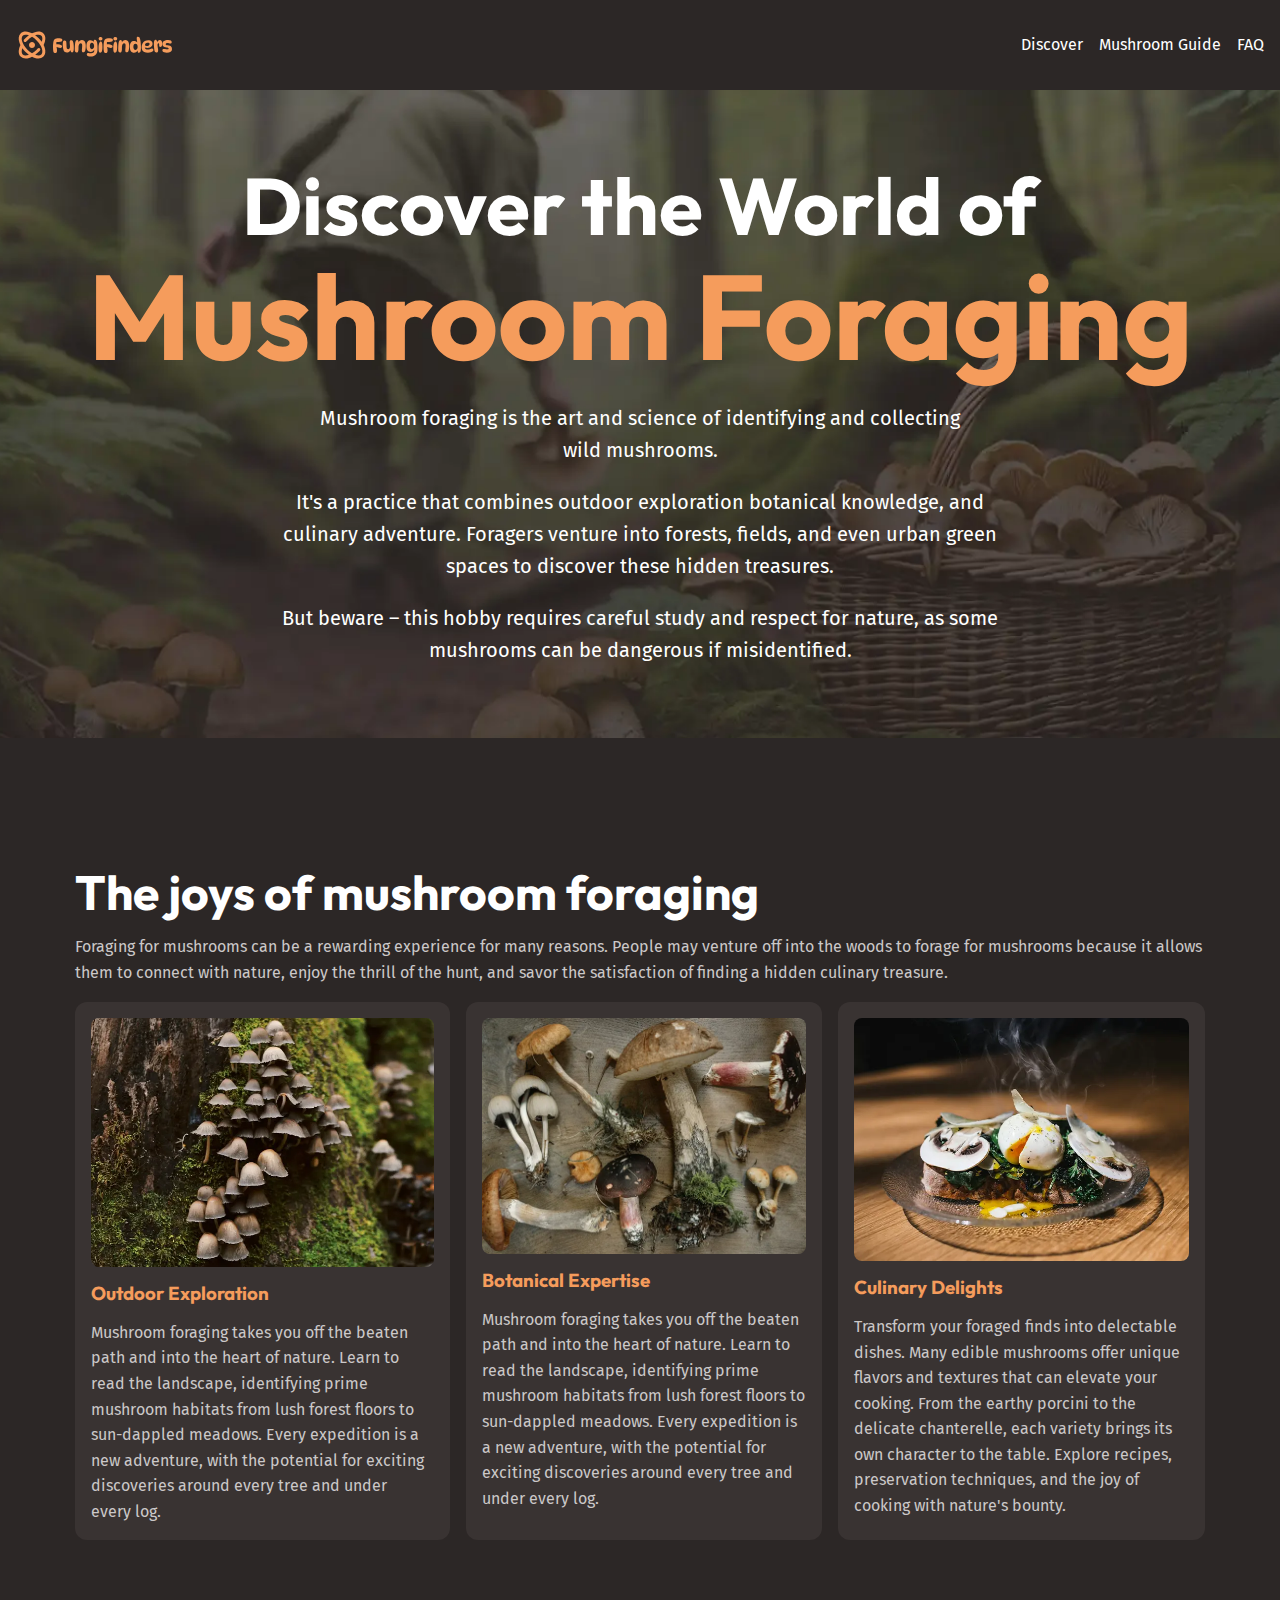
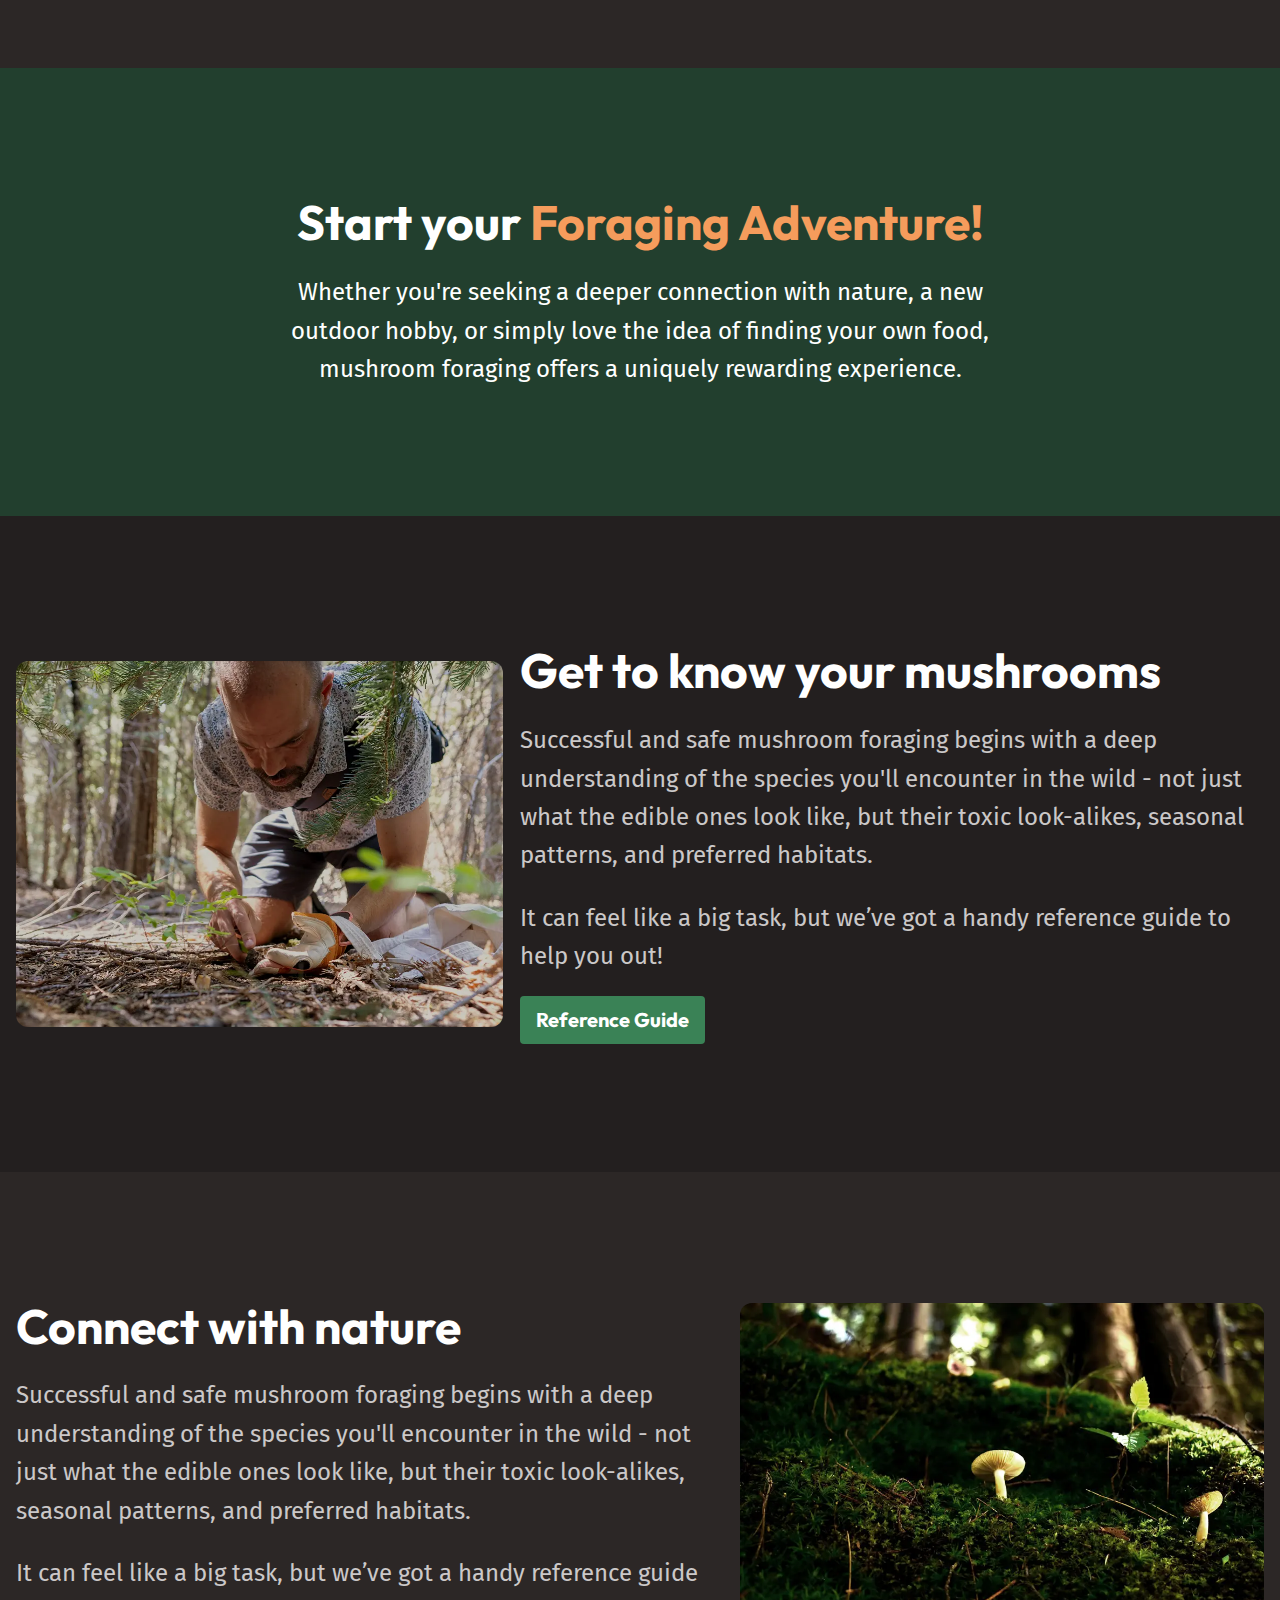
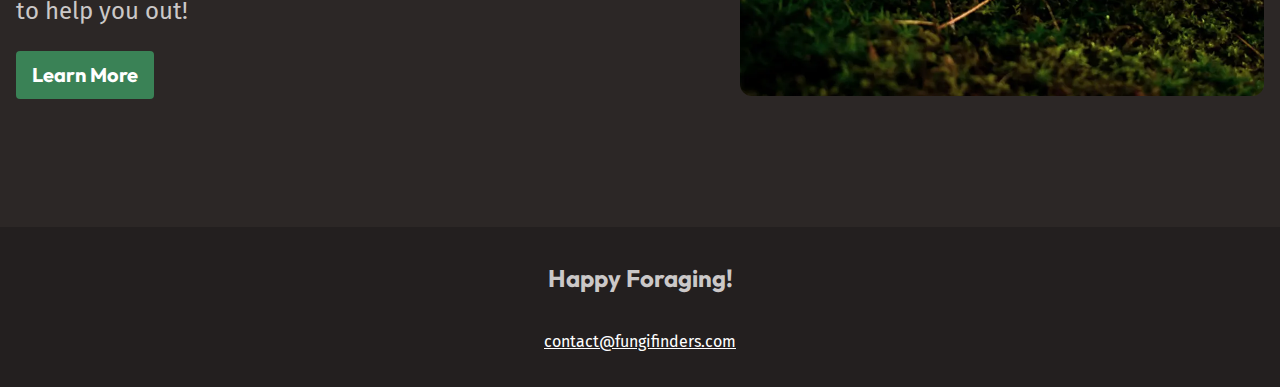
<file: index.html>
<html>
    <head>
        <meta charset="utf-8">
        <meta http-equiv="X-UA-Compatible" content="IE=edge">
        <title></title>
        <meta name="description" content="">
        <meta name="viewport" content="width=device-width, initial-scale=1">
        <link rel="stylesheet" href="style.css">
        <link rel="preconnect" href="https://fonts.googleapis.com" />
        <script src="javascript.js" defer></script>
<link rel="preconnect" href="https://fonts.gstatic.com" crossorigin />
<link
  href="https://fonts.googleapis.com/css2?family=Fira+Sans:wght@400;700&family=Outfit:wght@100..900&display=swap"
  rel="stylesheet"
/>
    </head>
    <body>
      <header class="site-header">
              <!---site header-->
        <div class="wrapper wrapper--wide">
          <div class="site-header-inner">
        <img src="assets/fungi-finders.svg" alt="fungi-finders">
        <button  aria-controls="primary-nav" aria-expanded="false">
          <span class="visually-hidden">menu</span>
          <img src="assets/hamburger.svg" alt="">
        </button>
        <nav id="primary-nav" class="primary-navigation">
            
            <ul class="nav-links">
                <li class="nav-link"><a href="index.html">Discover</a></li>
                <li class="nav-link"><a href="mushroom-guide.html">Mushroom Guide</a></li>
                <li class="nav-link"><a href="mushroom-guide.html#faq">FAQ</a></li>
            </ul>
        </nav>
        </div>
      </div>

      </header>
      <main>

        
      <section class="hero section section--compact flow ">
        <div class="wrapper">

          <h1 class="hero-title">Discover the World of <span>Mushroom Foraging </span></h1>
        </div>
        <div class="wrapper wrapper--narrow flow">
        <p>Mushroom foraging is the art and science of identifying and collecting wild mushrooms. 
        </p>
        <p>It's a practice that combines outdoor exploration botanical knowledge, and culinary adventure. Foragers venture into forests, fields, and even urban green spaces to discover these hidden treasures.      
        </p>
        <p>But beware – this hobby requires careful study and respect for nature, as some mushrooms can be dangerous if misidentified. 
        </p>
        </div>
        </div>
      

      </section>

      
      <section class="section">

        <div class="wrapper flow">
          <div class="flow">
          <h2 class="section-title">The joys of mushroom foraging</h2>
          <p>Foraging for mushrooms can be a rewarding experience for many reasons. People may venture off into the woods to forage for mushrooms because it allows them to connect with nature, enjoy the thrill of the hunt, and savor the satisfaction of finding a hidden culinary treasure. </p>
          </div>
          <!-- three columns -->
          <div class="equal-columns">
              <div class="card ">
                  <img src="assets/outdoor-exploration.webp" alt="">
                  <h3 class="card-title">Outdoor Exploration</h3>
                  <p>Mushroom foraging takes you off the beaten path and into the heart of nature. Learn to read the landscape, identifying prime mushroom habitats from lush forest floors to sun-dappled meadows. Every expedition is a new adventure, with the potential for exciting discoveries around every tree and under every log. </p>
              </div>
              <div class="card ">
                  <img src="assets/botanical-expertise.webp" alt="">
                  <h3   class="card-title">Botanical Expertise</h3>
                  <p>Mushroom foraging takes you off the beaten path and into the heart of nature. Learn to read the landscape, identifying prime mushroom habitats from lush forest floors to sun-dappled meadows. Every expedition is a new adventure, with the potential for exciting discoveries around every tree and under every log. </p>
              </div>
              <div class="card">
                  <img src="assets/culinary-delight.webp" alt="">
                  <h3  class="card-title">Culinary Delights</h3>
                  <p>Transform your foraged finds into delectable dishes. Many edible mushrooms offer unique flavors and textures that can elevate your cooking. From the earthy porcini to the delicate chanterelle, each variety brings its own character to the table. Explore recipes, preservation techniques, and the joy of cooking with nature's bounty. </p>
              </div>
          </div>

        </div>
       
      </section>  

      <section class="section background-accent ">
        <div class="wrapper wrapper--narrow flow font-size-lg text-high-contrast text-center">
          <h2 class="section-title">
            Start your 
            <span class="text-brand">Foraging Adventure!</span>
          </h2>
        <p>Whether you're seeking a deeper connection with nature, a new outdoor hobby, or simply love the idea of finding your own food, mushroom foraging offers a uniquely rewarding experience. </p>

        </div>
      </section>
      
      <section class="section background-extra-dark">
        <div class="wrapper wrapper--wide">
          <div class="equal-columns " data-alignment="center">
            <div>
              <img src="assets/get-to-know.webp" alt="">
            </div>
            <div class="flow font-size-lg">
              <h2 class="section-title">Get to know your mushrooms</h2>
              <p>Successful and safe mushroom foraging begins with a deep understanding of the species you'll encounter in the wild - not just what the edible ones look like, but their toxic look-alikes, seasonal patterns, and preferred habitats.</p>
              <p>It can feel like a big task, but we’ve got a handy reference guide to help you out!</p> 
              <a href="#" class="button">
                Reference Guide
                <span class="visually-hidden">
                  about mushrooms with our helpful reference guide.
                </span>
              </a>
            </div>
          </div>
        </div>
      </section>
      


      <section class="section">
        <div class="wrapper wrapper--wide">
          <div class="equal-columns " data-alignment="center">
            <div class="flow font-size-lg">
        <h2 class="section-title">Connect with nature</h2>
        <p> Successful and safe mushroom foraging begins with a deep understanding of the species you'll encounter in the wild - not just what the edible ones look like, but their toxic look-alikes, seasonal patterns, and preferred habitats.
          </p>
          <p>It can feel like a big task, but we’ve got a handy reference guide to help you out!</p> 
          <a href="#" class="button">
            Learn More
            <span class="visually-hidden">
              about mushrooms with our helpful reference guide.
            </span>
            </a>
          </div>
          <div class="flow">
            <img src="assets/nature.webp" alt="">
        </div>
      </div>
      </div>
      </section>

      <footer class="background-extra-dark">
        <div class="wrapper site-footer">
        <p class="site-footer-title">Happy Foraging!</p>
        <a href="mailto:contact@fungifinders.com" class="email-link">contact@fungifinders.com</a>
      </div>
      </footer>

        </main>
        <script src="" async defer></script>
    </body>
</html>
</file>
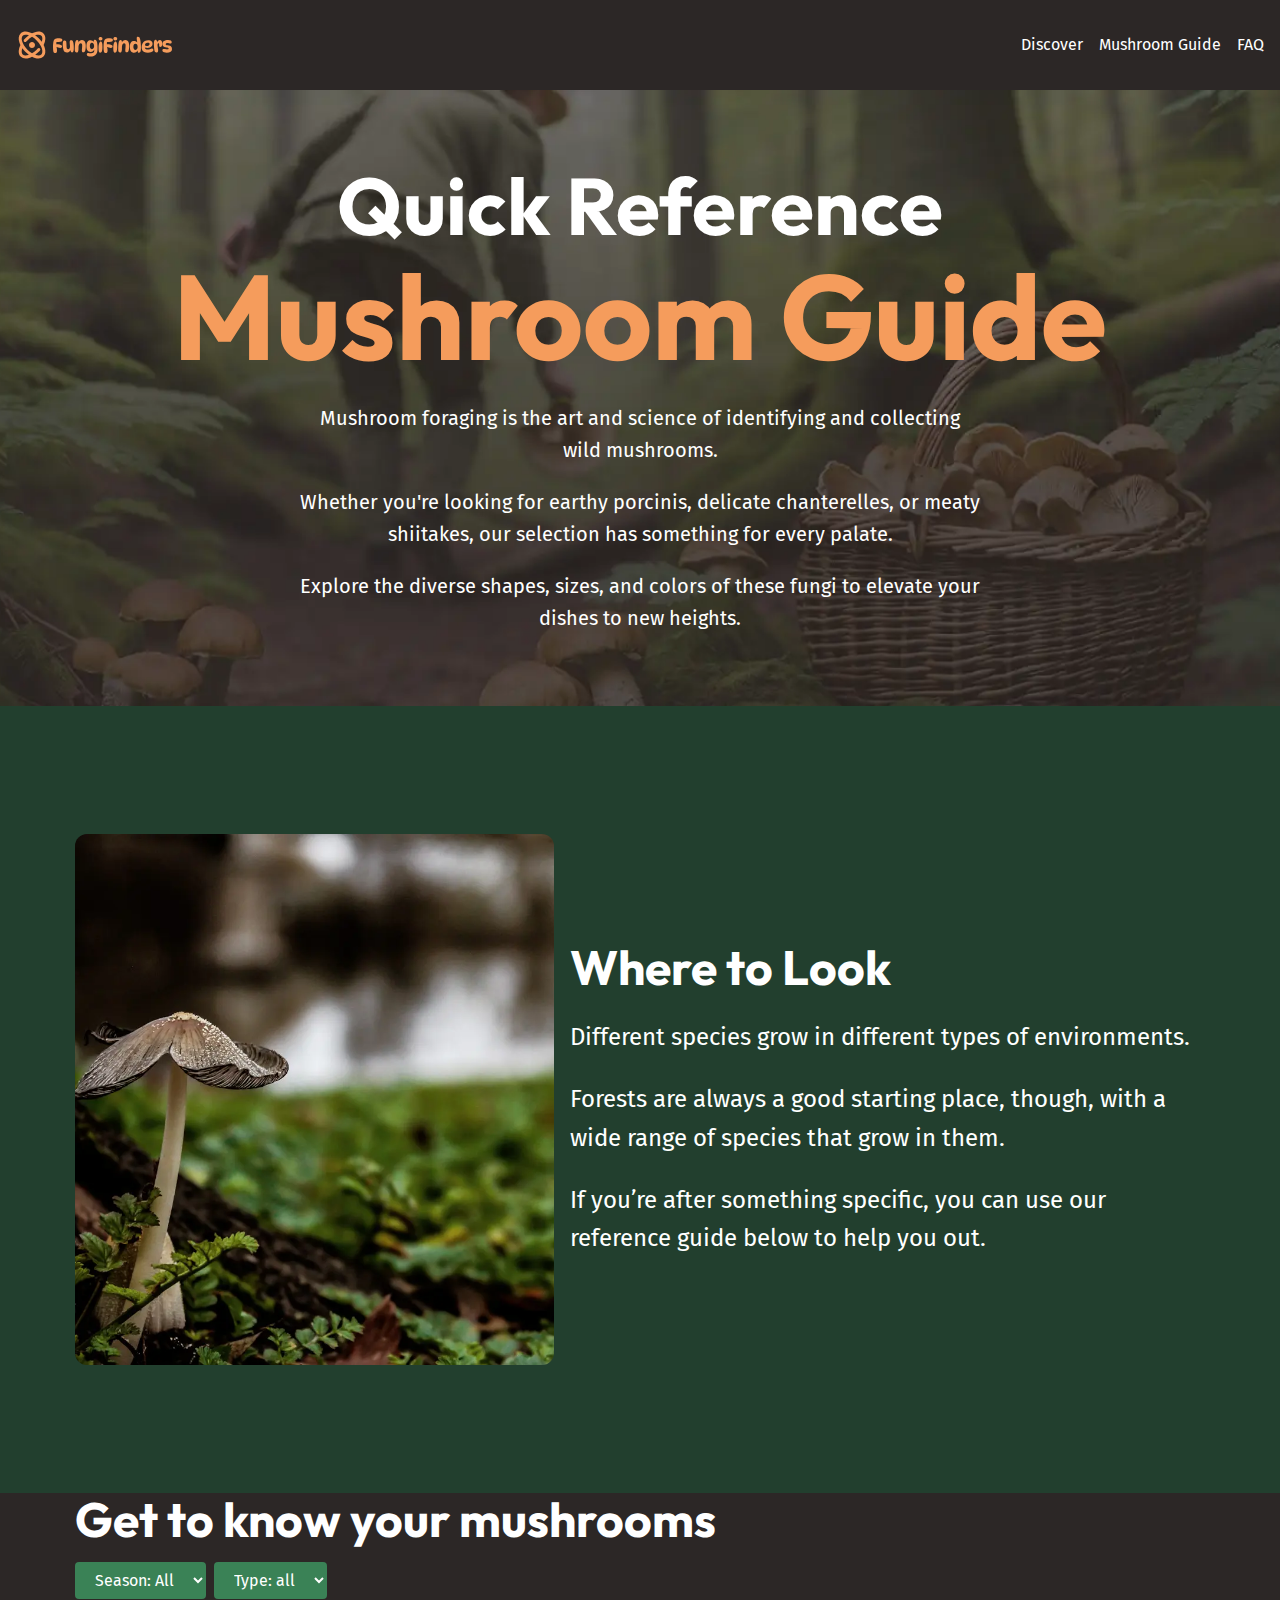
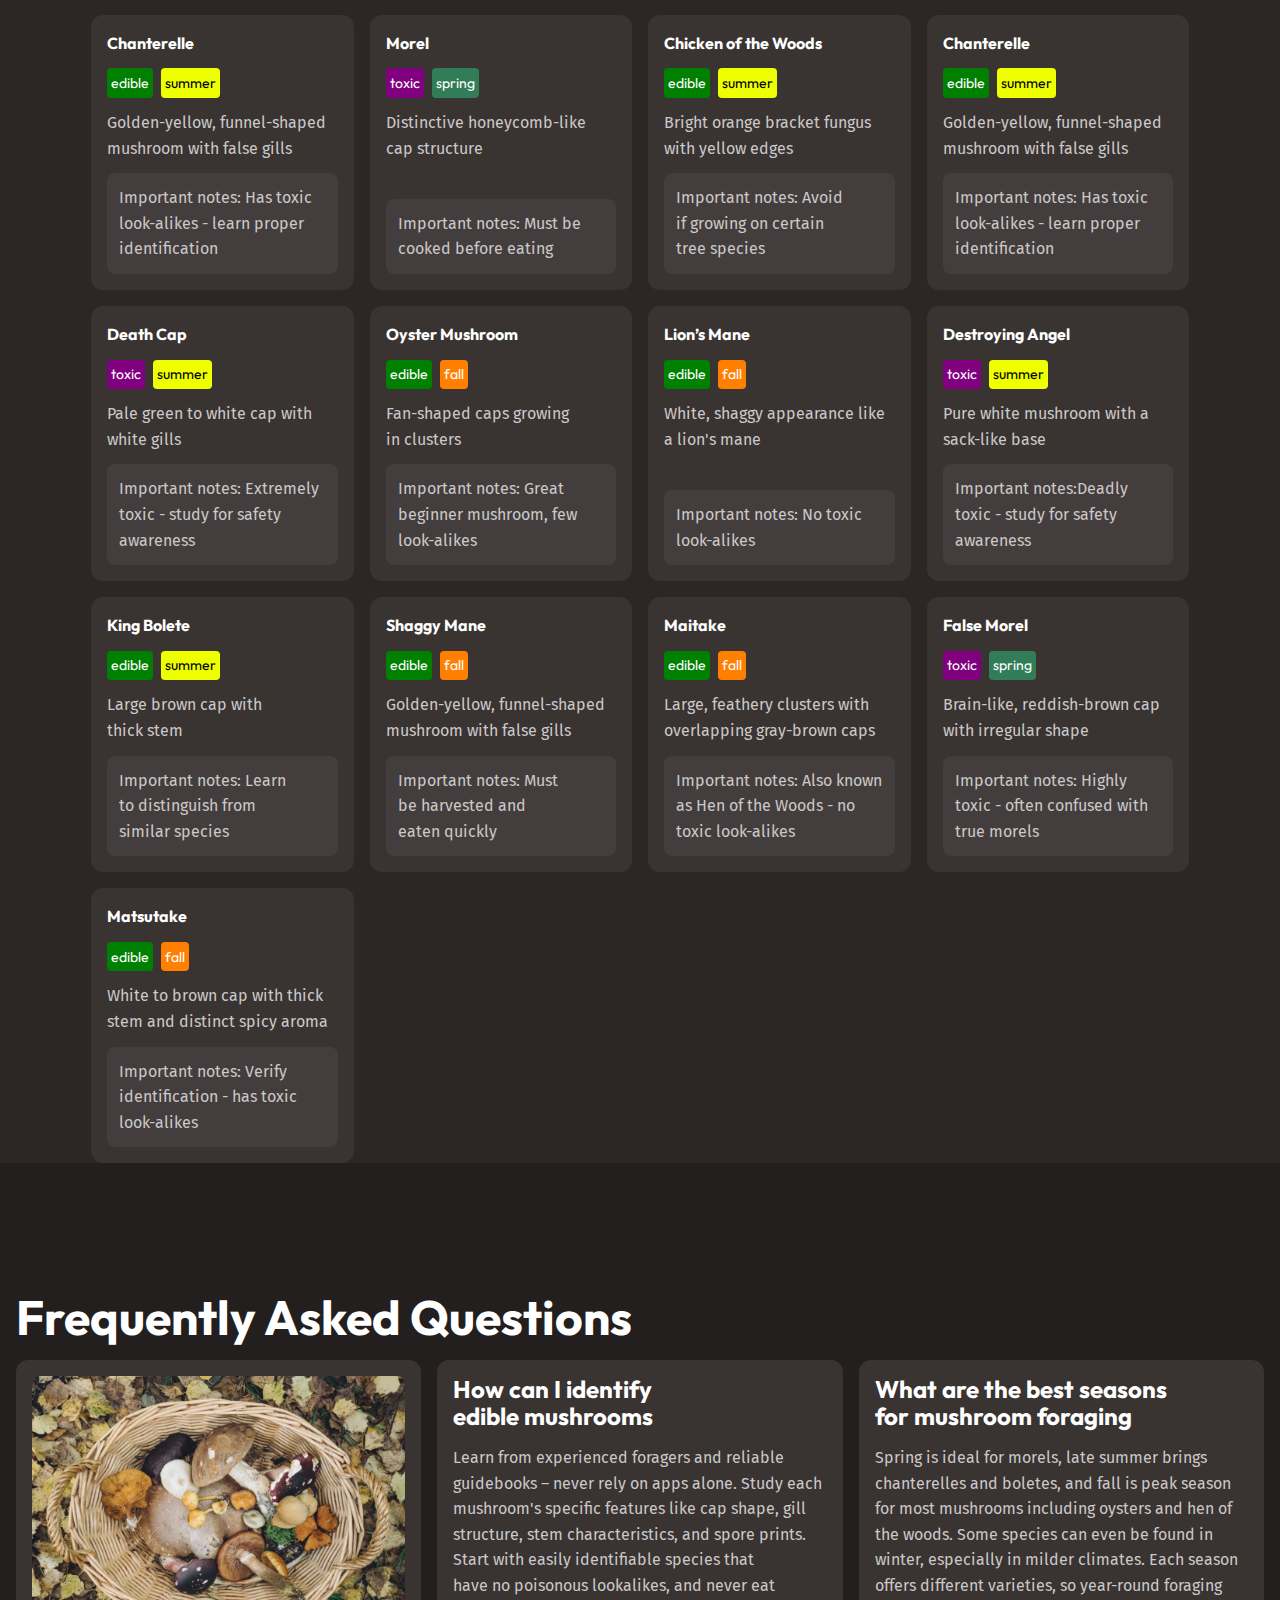
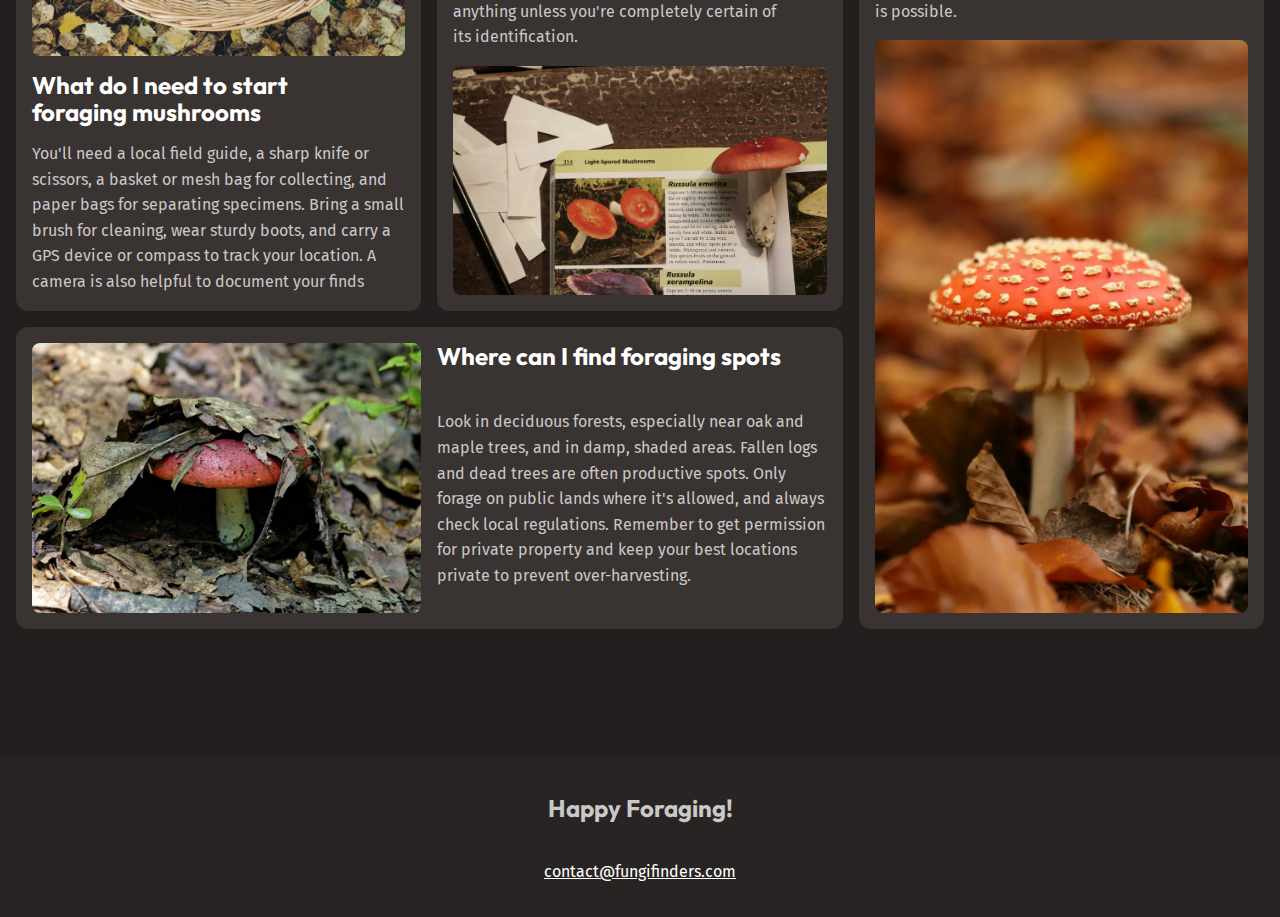
<file: mushroom-guide.html>
<html>
    <head>
        <meta charset="utf-8">
        <meta http-equiv="X-UA-Compatible" content="IE=edge">
        <title></title>
        <meta name="description" content="">
        <meta name="viewport" content="width=device-width, initial-scale=1">
        <link rel="stylesheet" href="style.css">
        <link rel="preconnect" href="https://fonts.googleapis.com" />
        <script src="javascript.js" defer></script>
<link rel="preconnect" href="https://fonts.gstatic.com" crossorigin />
<link
  href="https://fonts.googleapis.com/css2?family=Fira+Sans:wght@400;700&family=Outfit:wght@100..900&display=swap"
  rel="stylesheet"
/>
    </head>
    <body>
      <header class="site-header">
              <!---site header-->
        <div class="wrapper wrapper--wide">
          <div class="site-header-inner">
        <img src="assets/fungi-finders.svg" alt="fungi-finders">
        <button  aria-controls="primary-nav" aria-expanded="false">
          <span class="visually-hidden">menu</span>
          <img src="assets/hamburger.svg" alt="">
        </button>
        <nav id="primary-nav" class="primary-navigation">
            
            <ul class="nav-links">
                <li class="nav-link"><a href="/">Discover</a></li>
                <li class="nav-link"><a href="">Mushroom Guide</a></li>
                <li class="nav-link"><a href="#faq">FAQ</a></li>
            </ul>
        </nav>
        </div>
      </div>

      </header>
      <main>

        
      <section class="hero section section--compact flow ">
        <div class="wrapper">

          <h1 class="hero-title">Quick Reference <span>Mushroom Guide</span></h1>
        </div>
        <div class="wrapper wrapper--narrow flow">
        <p>Mushroom foraging is the art and science of identifying and collecting wild mushrooms.  
        </p>
        <p>Whether you're looking for earthy porcinis, delicate chanterelles, or meaty shiitakes, our selection has something for every palate.     
        </p>
        <p>Explore the diverse shapes, sizes, and colors of these fungi to elevate your dishes to new heights. 
        </p>
        </div>
        </div>
      

      </section>

      <!--Where to Look-->
      <section class="section background-accent">
        <div class="wrapper" >
          <div class="equal-columns" data-alignment="center">
              <div>
                <img src="assets/where-to-look.webp" alt="">
              </div>
              <div class="flow font-size-lg text-high-contrast" data-alignment="centered">
                <h3 class="section-title">Where to Look</h3>
                <p>Different species grow in different types of environments.</p>
                <p>Forests are always a good starting place, though, with a wide range of species that grow in them. </p>
                <p>If you’re after something specific, you can use our reference guide below to help you out. </p>

                </h2>
              </div>

          </div>

        </div>

      </section>


      <!--Mushroom Guide-->

      <section>

        <div class=" mushroom-guide wrapper">
          <div class="flow">

         
          <h2 class="section-title">Get to know your mushrooms</h2>
          <div class="flex-group">
          <select name="season" id="season">
            <option value="all">Season: All</option>
            <option value="spring">spring</option>
            <option value="summer">summer</option>
            <option value="fall">fall</option>

          </select>
          <select name="edible" id="edible">
            <option value="all">Type: all</option>
            <option value="edible">Edible</option>
            <option value="toxic">Toxic</option>
            

          </select>
          </div>
          <div class="wrapper card-container">
            <div class="card">
              <h4 class="card-title">
                Chanterelle
              </h4>
              <ul class="list-class" role="list" aria-label="Mushroom Characteristics">
                <li data-edible="edible">
                  <span class="visually-hidden">This mushroom is</span>
                  edible

                </li>
                <li data-season="summer">
                  <span class="visually-hidden">Best season to harvest this mushroom is</span>
                  summer
                </li>
              </ul>
              <p>
                Golden-yellow, funnel-shaped mushroom with false gills
              </p>
              <div class="card-note">
                <p>
                  Important notes: Has toxic look-alikes - learn proper identification 
                </p>
              </div>
              
            </div>

            <div class="card">
              <h4 class="card-title">
                Morel
              </h4>
              <ul class="list-class" role="list" aria-label="Mushroom Characteristics">
                <li data-edible="toxic">
                  <span class="visually-hidden">This mushroom is</span>
                  toxic

                </li>
                <li data-season="spring">
                  <span class="visually-hidden">Best season to harvest this mushroom is</span>
                  spring
                </li>
              </ul>
              <p>
                Distinctive honeycomb-like cap structure
              </p>
              <div class="card-note">
                <p>
                  Important notes: Must be cooked before eating 
                </p>
              </div>
              
            </div>

            <div class="card">
              <h4 class="card-title">
                Chicken of the Woods
              </h4>
              <ul class="list-class" role="list" aria-label="Mushroom Characteristics">
                <li data-edible="edible">
                  <span class="visually-hidden">This mushroom is</span>
                  edible

                </li>
                <li  data-season="summer">
                  <span class="visually-hidden">Best season to harvest this mushroom is</span>
                  summer
                </li>
              </ul>
              <p>
                Bright orange bracket fungus with yellow edges
              </p>
              <div class="card-note">
                <p>
                  Important notes: Avoid if growing on certain tree species 
                </p>
              </div>
              
            </div>

            <div class="card">
              <h4 class="card-title">
                Chanterelle
              </h4>
              <ul class="list-class" role="list" aria-label="Mushroom Characteristics">
                <li data-edible="edible">
                  <span class="visually-hidden">This mushroom is</span>
                  edible

                </li>
                <li  data-season="summer">
                  <span class="visually-hidden">Best season to harvest this mushroom is</span>
                  summer
                </li>
              </ul>
              <p>
                Golden-yellow, funnel-shaped mushroom with false gills
              </p>
              <div class="card-note">
                <p>
                  Important notes: Has toxic look-alikes - learn proper identification 
                </p>
              </div>
              
            </div>

            <div class="card">
              <h4 class="card-title">
                Death Cap
              </h4>
              <ul class="list-class" role="list" aria-label="Mushroom Characteristics">
                <li data-edible="toxic">
                  <span class="visually-hidden">This mushroom is</span>
                  toxic

                </li>
                <li data-season="summer">
                  <span class="visually-hidden">Best season to harvest this mushroom is</span>
                  summer
                </li>
              </ul>
              <p>
                Pale green to white cap with white gills
              </p>
              <div class="card-note">
                <p>
                  Important notes: Extremely toxic - study for safety awareness 
                </p>
              </div>
              
            </div>

            <div class="card">
              <h4 class="card-title">
                Oyster Mushroom
              </h4>
              <ul class="list-class" role="list" aria-label="Mushroom Characteristics">
                <li data-edible="edible">
                  <span class="visually-hidden">This mushroom is</span>
                  edible

                </li>
                <li  data-season="fall">
                  <span class="visually-hidden">Best season to harvest this mushroom is</span>
                  fall
                </li>
              </ul>
              <p>
                Fan-shaped caps growing in clusters
              </p>
              <div class="card-note">
                <p>
                  Important notes: Great beginner mushroom, few look-alikes 
                </p>
              </div>
              
            </div>

            <div class="card">
              <h4 class="card-title">
                Lion’s Mane
              </h4>
              <ul class="list-class" role="list" aria-label="Mushroom Characteristics">
                <li data-edible="edible">
                  <span class="visually-hidden">This mushroom is</span>
                  edible

                </li>
                <li  data-season="fall">
                  <span class="visually-hidden">Best season to harvest this mushroom is</span>
                  fall
                </li>
              </ul>
              <p>
                White, shaggy appearance like a lion's mane
              </p>
              <div class="card-note">
                <p>
                  Important notes: No toxic look-alikes                 </p>
              </div>
              
            </div>

            <div class="card">
              <h4 class="card-title">
                Destroying Angel
              </h4>
              <ul class="list-class" role="list" aria-label="Mushroom Characteristics">
                <li data-edible="toxic">
                  <span class="visually-hidden">This mushroom is</span>
                  toxic
                </li>
                <li data-season="summer">
                  <span class="visually-hidden">Best season to harvest this mushroom is</span>
                  summer
                </li>
              </ul>
              <p>
                Pure white mushroom with a sack-like base              </p>
              <div class="card-note">
                <p>
                  Important notes:Deadly toxic - study for safety awareness                 </p>
              </div>
              
            </div>

            <div class="card">
              <h4 class="card-title">
                King Bolete
              </h4>
              <ul class="list-class" role="list" aria-label="Mushroom Characteristics">
                <li data-edible="edible">
                  <span class="visually-hidden">This mushroom is</span>
                  edible

                </li>
                <li data-season="summer">
                  <span class="visually-hidden">Best season to harvest this mushroom is</span>
                  summer
                </li>
              </ul>
              <p>
                Large brown cap with thick stem
              </p>
              <div class="card-note">
                <p>
                  Important notes: Learn to distinguish from similar species 
                </p>
              </div>
              
            </div>

            <div class="card">
              <h4 class="card-title">
                Shaggy Mane
              </h4>
              <ul class="list-class" role="list" aria-label="Mushroom Characteristics">
                <li data-edible="edible">
                  <span class="visually-hidden">This mushroom is</span>
                  edible

                </li>
                <li  data-season="fall">
                  <span class="visually-hidden">Best season to harvest this mushroom is</span>
                  fall
                </li>
              </ul>
              <p>
                Golden-yellow, funnel-shaped mushroom with false gills
              </p>
              <div class="card-note">
                <p>
                  Important notes: Must be harvested and eaten quickly 
                </p>
              </div>
              
            </div>

            <div class="card">
              <h4 class="card-title">
                Maitake
              </h4>
              <ul class="list-class" role="list" aria-label="Mushroom Characteristics">
                <li data-edible="edible">
                  <span class="visually-hidden">This mushroom is</span>
                  edible

                </li>
                <li  data-season="fall">
                  <span class="visually-hidden">Best season to harvest this mushroom is</span>
                  fall
                </li>
              </ul>
              <p>
                Large, feathery clusters with overlapping gray-brown caps
              </p>
              <div class="card-note">
                <p>
                  Important notes: Also known as Hen of the Woods - no toxic look-alikes 
                </p>
              </div>
              
            </div>
            
            <div class="card">
              <h4 class="card-title">
                False Morel
              </h4>
              <ul class="list-class" role="list" aria-label="Mushroom Characteristics">
                <li data-edible="toxic">
                  <span class="visually-hidden">This mushroom is</span>
                  toxic
                </li>
                <li data-season="spring">
                  <span class="visually-hidden">Best season to harvest this mushroom is</span>
                  spring
                </li>
              </ul>
              <p>
                Brain-like, reddish-brown cap with irregular shape
              </p>
              <div class="card-note">
                <p>
                  Important notes: Highly toxic - often confused with true morels 
                </p>
              </div>
              
            </div>
            
            <div class="card">
              <h4 class="card-title">
                Matsutake
              </h4>
              <ul class="list-class" role="list" aria-label="Mushroom Characteristics">
                <li data-edible="edible">
                  <span class="visually-hidden">This mushroom is</span>
                  edible

                </li>
                <li data-season="fall">
                  <span class="visually-hidden">Best season to harvest this mushroom is</span>
                  fall
                </li>
              </ul>
              <p>
                White to brown cap with thick stem and distinct spicy aroma
              </p>
              <div class="card-note">
                <p>
                  Important notes: Verify identification - has toxic look-alikes 
                </p>
              </div>
              
            </div>
            
            


          </div>
        </div>
      </section>

      <!--FAQ-->
      <section id="faq" class="background-extra-dark section">
        <div class="wrapper wrapper--wide flow">
          <h2 class="section-title">Frequently Asked Questions</h2>
          <div class="faq-bento">
          <div class="card">
            <img src="assets/start-foraging.webp" alt="">
            <h2 class="card-title">What do I need to start foraging mushrooms</h2>
            <p>You'll need a local field guide, a sharp knife or scissors, a basket or mesh bag for collecting, and paper bags for separating specimens. Bring a small brush for cleaning, wear sturdy boots, and carry a GPS device or compass to track your location. A camera is also helpful to document your finds</p>
          </div>
          <div class="card">
            <img src="assets/identify-mushrooms.webp" alt="">
            <h2 class="card-title">How can I identify edible mushrooms</h2>
            <p>Learn from experienced foragers and reliable guidebooks – never rely on apps alone. Study each mushroom's specific features like cap shape, gill structure, stem characteristics, and spore prints. Start with easily identifiable species that have no poisonous lookalikes, and never eat anything unless you're completely certain of its identification. </p>
          </div>
          <div class="card">
            <img src="assets/where-to-find.webp" alt="">
            <h2 class="card-title">Where can I find foraging spots</h2>
            <p>Look in deciduous forests, especially near oak and maple trees, and in damp, shaded areas. Fallen logs and dead trees are often productive spots. Only forage on public lands where it's allowed, and always check local regulations. Remember to get permission for private property and keep your best locations private to prevent over-harvesting. </p>
          </div>
          <div class="card">
            <img src="assets/best-seasons.webp" alt="">
            <h2 class="card-title">What are the best seasons for mushroom foraging</h2>
            <p>Spring is ideal for morels, late summer brings chanterelles and boletes, and fall is peak season for most mushrooms including oysters and hen of the woods. Some species can even be found in winter, especially in milder climates. Each season offers different varieties, so year-round foraging is possible. </p>
          </div>
        </div>
      </div>
      </section>



    </main>

      <footer class="background-dark">
        <div class="wrapper site-footer">
        <p class="site-footer-title">Happy Foraging!</p>
        <a href="mailto:contact@fungifinders.com" class="email-link">contact@fungifinders.com</a>
      </div>
      </footer>
        <script src="mushroomfilter.js" async defer></script>
    </body>
</html>
</file>
<file: style.css>
@layer reset {
*,
*::before,
*::after {
  box-sizing: border-box;
}

/* https://kilianvalkhof.com/2022/css-html/your-css-reset-needs-text-size-adjust-probably/ */
html {
  -moz-text-size-adjust: none;
  -webkit-text-size-adjust: none;
  text-size-adjust: none;
  scroll-behavior: smooth;
  scroll-padding-top: 3.75rem;
}

body,
h1,
h2,
h3,
h4,
p,
figure,
blockquote,
dl,
dd {
  margin: 0;
}

/* https://www.scottohara.me/blog/2019/01/12/lists-and-safari.html */
[role="list"] {
  list-style: none;
  margin: 0;
  padding: 0;
}

body {
  min-block-size: 100vh;
  line-height: 1.6;
}

h1,
h2,
h3,
button,
input,
label {
  line-height: 1.1;
}

h1,
h2,
h3,
h4 {
  text-wrap: balance;
}

p,
li {
  text-wrap: pretty;
}

img,
picture {
  max-inline-size: 100%;
  display: block;
}

input,
button,
textarea,
select {
  font: inherit;
}


}

@layer base {
    :root {
        --clr-white: hsl(0, 0%, 100%);
        --clr-gray-100: hsl(0, 2%, 79%);
        --clr-brand-400: hsl(25, 88%, 75%);
        --clr-brand-500: hsl(25, 88%, 66%);
        --clr-green-400: hsl(143, 19%, 49%);
        --clr-green-500: hsl(143, 38%, 37%);
        --clr-green-600: hsl(145, 29%, 19%);
        --clr-brown-500: hsl(10, 5%, 25%);
        --clr-brown-600: hsl(9, 7%, 21%);
        --clr-brown-700: hsl(9, 8%, 16%);
        --clr-brown-800: hsl(0, 6%, 15%);
        --clr-brown-900: hsl(0, 6%, 13%);
      
        --clr-orange-500: hsl(28, 43%, 28%);
        --clr-red-500: hsl(359, 34%, 24%);
        --clr-teal-500: hsl(186, 42%, 25%);
      
        --ff-heading: "Outfit", sans-serif;
        --ff-body: "Fira Sans", sans-serif;
          
        --fs-300: 0.875rem;
        --fs-400: 1rem;
        --fs-500: 1.125rem;
        --fs-600: 1.25rem;
        --fs-700: 1.5rem;
        --fs-800: 2rem;
        --fs-900: 3.75rem;
        --fs-1000: 3.75rem;


        --text-main: var(--clr-gray-100);
        --text-high-contrast: var(--clr-white);
        --text-brand: var(--clr-brand-500);
        --text-brand-light: var(--clr-brand-400);
        
        --background-accent-light: var(--clr-green-400);
        --background-accent-main: var(--clr-green-500);
        --background-accent-dark: var(--clr-green-600);
        
        --background-extra-light: var(--clr-brown-500);
        --background-light: var(--clr-brown-600);
        --background-main: var(--clr-brown-700);
        --background-dark: var(--clr-brown-800);
        --background-extra-dark: var(--clr-brown-900);
  
        --font-size-heading-sm: var(--fs-700);
        --font-size-heading-regular: var(--fs-800);
        --font-size-heading-lg: var(--fs-900);
        --font-size-heading-xl: var(--fs-1000);
      
        --font-size-sm: var(--fs-300);
        --font-size-regular: var(--fs-400);
        --font-size-md: var(--fs-500);
        --font-size-lg: var(--fs-600);
  
        --border-radius-1: 0.25rem;
        --border-radius-2: 0.5rem;
        --border-radius-3: 0.75rem;

        @media (min-width: 760px) {
          --fs-300: 0.875rem;
          --fs-400: 1rem;
          --fs-500: 1.25rem;
          --fs-600: 1.5rem;
          --fs-700: 2rem;
          --fs-800: 3rem;
          --fs-900: 5rem;
          --fs-1000: 7.5rem;
      }


    }

    
      
    html{
        line-height: 1.6;
    }
      body{
        font-size: var(--font-size-regular);
        font-family: var(--ff-body);
        color: var(--text-main);
        background-color: var(--background-main);
    }
    
    h1, h2, h3, h4{
        font-family: var(--ff-heading);
        color: var(--text-high-contrast);
}

h1{
    font-size: var(--font-size-heading-lg);
    }

    a {
        color: var(--text-high-contrast);
      }
      
      a:hover,
      a:focus-visible {
        color: var(--text-brand-light);
      }             

      img{
        border-radius: var(--border-radius-3);
      }
}


@layer utilities {
  .visually-hidden {
    clip: rect(0 0 0 0);
    clip-path: inset(50%);
    height: 1px;
    overflow: hidden;
    position: absolute;
    white-space: nowrap;
    width: 1px;
  }
    .text-center {
      text-align: center;
    }
    .text-brand {
      color: var(--text-brand);
    }
    .text-high-contrast {
      color: var(--text-high-contrast);
    }
  
    .section-title {
      font-size: var(--font-size-heading-regular);
    }
  
    .background-base {
      background-color: var(--background-base);
    }
    .background-light {
      background-color: var(--background-light);
    }
    .background-extra-light {
      background-color: var(--background-extra-light);
    }
    .background-dark {
      background-color: var(--background-dark);
    }
    .background-extra-dark {
      background-color: var(--background-extra-dark);
    }
  
    .background-accent {
      background-color: var(--background-accent-dark);
    }
  
    .font-size-sm {
      font-size: var(--font-size-sm);
    }
    .font-size-regular {
      font-size: var(--font-size-regular);
    }
    .font-size-md {
      font-size: var(--font-size-md);
    }
    .font-size-lg {
      font-size: var(--font-size-lg);
    }
  }



@layer layout{

    .flex-group{
      display: flex;
      gap: .5rem;
      flex-wrap: wrap;
    }

  .flow > * + * {
    margin-top: var(--flow-spacer, 1em);
  } 

  .grid-flow{
    display: grid;
    gap: var(--grid-flow-gap, 1rem);
  }

  .equal-columns {
    display: grid;
    gap: var(--equal-columns-gap, 1rem);
    align-items: var(--equal-columns-alignment, stretch);

    @media ( width > 760px){
      grid-auto-flow: column;
    }

    &[data-alignment="center"]{
      --equal-columns-alignment: center;
    }
  }

  .section{
    padding-block: 3.75rem;

    @media(width > 760px){
      padding-block: 8rem;
    }
  }
    .section--compact{
        padding-block: 4.5rem;

      }

    .wrapper{
      max-width: 1130px;
      margin-inline: auto;
      padding-inline: 16px;
      box-sizing: content-box;
    }

    .wrapper--narrow {
        max-width: 720px;
    }

    .wrapper--wide {
      max-width: 1330px;
    }

    .card-container{
      display: grid;
      gap: 1rem;
      grid-template-columns:
      repeat(auto-fill, minmax(min(262px, 100%),1fr));
    }
  }

@layer components{


  .hero{
    text-align: center;
    font-size: var(--font-size-md);
    color: var(--text-high-contrast);
    background-image: url("assets/hero.webp");
    background-size: cover;
    background-position: center;
  }

  .hero-title{
    font-size: var(--font-size-heading-lg);

    span {
      color: var(--text-brand);
      font-size: var(--font-size-heading-xl);
      display: block;
  }
}


    .site-header{
      padding-block: 1rem;
    }

  .site-header-inner{
    display: flex;
    justify-content: space-between;
    flex-wrap: wrap;
  }

    [aria-controls="primary-nav"]{
      z-index: 100;
    }

    .primary-navigation{
      ul{
        display: flex;
        flex-wrap: wrap;
        gap: 0.5rem 1rem;
        list-style: none;
        
  
      }

      a{
        text-decoration: none;
      }
      
      @media(width < 600px){
        display: none;
        z-index: 10;
        position: absolute;
        top: 0;
        right: 0;
        font-size: var(--font-size-lg);
        font-weight: 700;
        font-family: var(--ff-heading);
        background-color: var(--background-accent-main);
        padding: 2rem;
        border-radius: 0 0 0 var(--border-radius-3);
        
        ul{
          gap: 0;
          flex-direction: column;
            
          }

          li + li{
            border-top: 2px solid var(--background-accent-light);
            margin-block-start: 1.5rem;
            padding-block-start: 1.5rem;
          }
      }



    }
    [aria-controls="primary-nav"]{
      display: none;
    }

    @media (width < 600px){
      [aria-expanded="true"] + .primary-navigation{
        display: block;

      }

      [aria-controls="primary-nav"]{
        display: block;
      }
    }

    .mushroom-guide{
      --card-title-color: var(--text-high-contrast);
      --card-title-font-size: var(--font-size-heading-xl);
      --card-gap: 0.75rem;
    }



    
    .card{
      display: flex;
      flex-direction: column;
      background-color: var(--background-light);
      padding: 1rem;
      border-radius: var(--border-radius-3);
      gap: var(--card-gap, 1rem);
      img{
        border-radius: var(--border-radius-2);
      }
    }
   .card-title{
     font-size: 
     var(card-title-font-size, 
     var(--font-size-heading-sm));
     color:
     var(--card-title-color, 
     var(--text-brand));
       } 

  .card-note{
    background-color: var(--background-extra-light);
    padding: 0.75rem;
    border-radius: var(--border-radius-2);
    margin-block-start: auto;
  }


  .button{
    display: inline-flex;
    padding: .5rem 1rem;
    background-color: var(--background-accent-main);
    border-radius: var(--border-radius-1);
    font-family: var(--ff-heading);
    font-weight: 700;
    text-decoration: none;
    font-size: var(--font-size-md);

    }

   .button:hover,
   .button:focus-visible{
    color: var(--text-high-contrast);
    background-color: var(--background-accent-light);
   } 

    select{
      padding: 0.5rem 1rem;
      background-color: var(--background-accent-main);
      border: 0;
      color: var(--text-high-contrast);
      border-radius: var(--border-radius-1);
    }

   .site-footer{
    text-align: center;
    padding-block: 2em;
    display: grid;
    gap: 2rem;
    color: var(--text-main);


    a{
      color: var(--text-high-contrast);
    }
    
    a:hover,
    a:focus-visible{
      color: var(--text-brand-light);
    }

    .site-footer-title{
      font-family: var(--ff-heading);
      font-size: var(--font-size-lg);
      font-weight: 700;


    }
   }
   .list-class{
    display: flex;
    gap: 0.5rem;
    flex-wrap: wrap;
   
    li{
      padding: 0.225rem 0.25rem;
      background-color: red;
      border-radius: var(--border-radius-1);
      font-size: var(--font-size-sm);
      color: var(--text-high-contrast);
      font-family: var(--ff-heading);
    }
    [data-edible="toxic"]{
      background-color: purple;
    }
    [data-edible="edible"]{
      background-color: green;
    }
    [data-season="spring"]{
      background-color: hsl(150, 44%, 34%);
    
    }
    [data-season="summer"]{
      background-color: rgb(238, 255, 0);
      color: black;
    }
    [data-season="fall"]{
      background-color: hsl(30, 100%, 50%);
    }
  }


  }

  .faq-bento{
    --card-title-color: var(--text-high-contrast);


    display: grid;
    gap: 1rem;
    grid-template-areas: 
      "card-1"
      "card-2"
      "card-3"
      "card-4"
    ;

    @media(width > 600px){
      grid-template-areas: 
        "card-1 card-2"
        "card-3 card-4"
      ;
    }

    @media( width > 900px){
      grid-template-columns: repeat(3, 1fr);
      grid-template-areas: 
        "card-1 card-2 card-3"
        "card-4 card-4 card-3"
      ;
    }

    .card > img {
      height: 100%;
      object-fit: cover;
    }

    .card:nth-child(even) > img{
      order: 3

    }
   

    .card:nth-child(1){
      grid-area: card-1;
    }
    .card:nth-child(2){
      grid-area: card-2;
    }
    .card:nth-child(4){
      grid-area: card-3;
      
    }
   .card:nth-child(3){
      grid-area: card-4;
      @media(width > 900px){
        display: grid;
        grid-template-columns: 1fr 1fr;

        img {
          grid-column: 1 / 2;
          grid-row: 1 / 3;
         
        }
      }
    }

  }


  [hidden]{
    display: none;
  }
</file>
